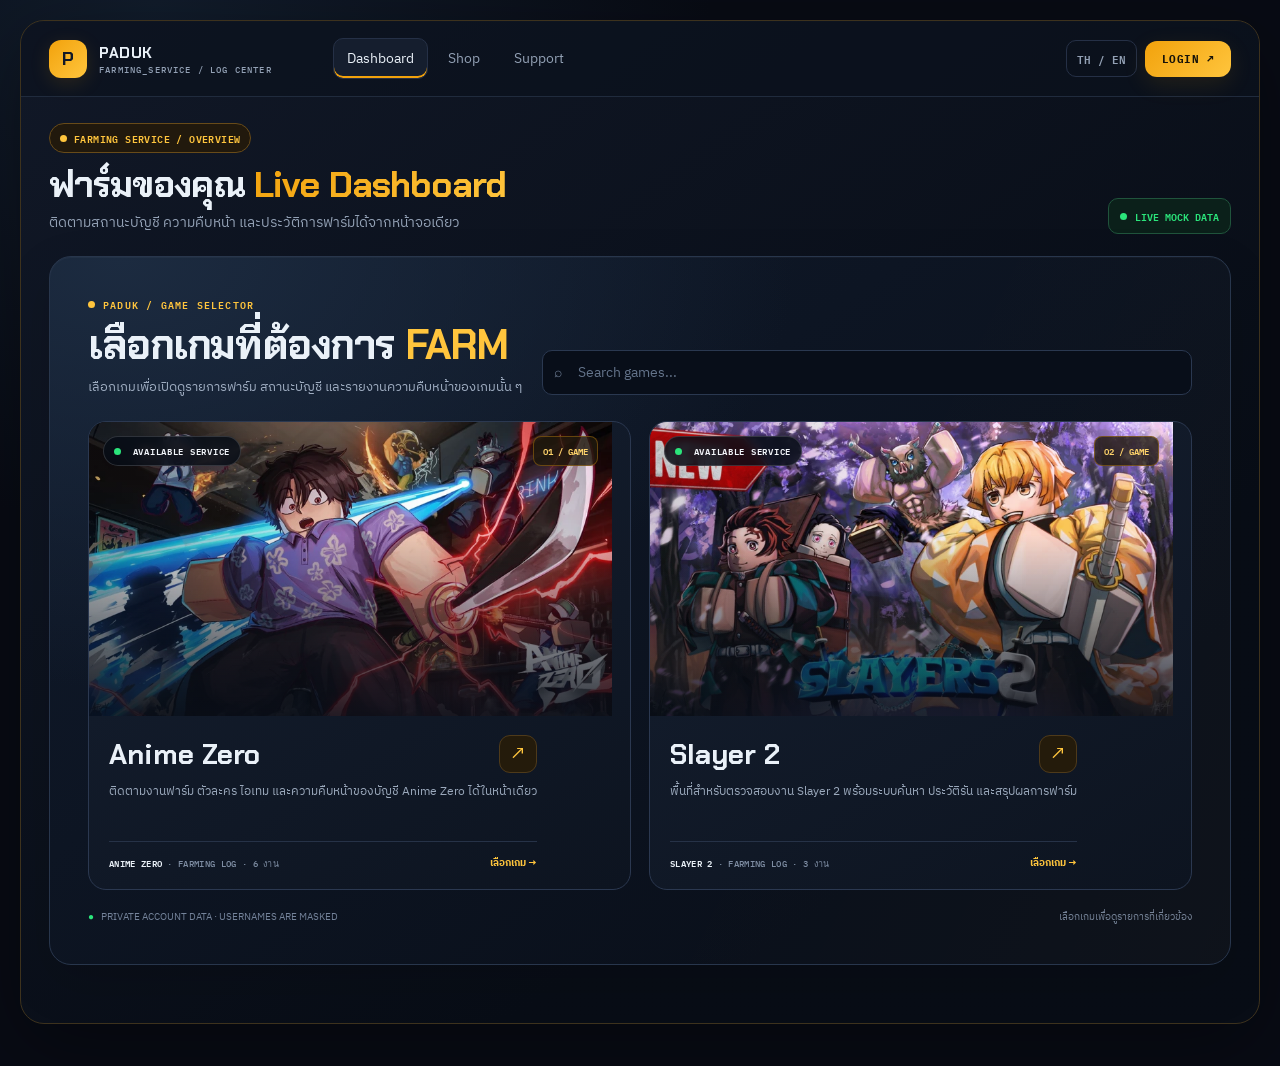
<file: index.html>
<!DOCTYPE html>
<html lang="th">
<head>
  <meta charset="utf-8">
  <meta name="viewport" content="width=device-width, initial-scale=1">
  <meta name="theme-color" content="#080B14">
  <title>Paduk — Farming Log</title>
  <link rel="preconnect" href="https://fonts.googleapis.com">
  <link rel="preconnect" href="https://fonts.gstatic.com" crossorigin>
  <link href="https://fonts.googleapis.com/css2?family=Chakra+Petch:wght@600;700&family=IBM+Plex+Mono:wght@400;500;600&family=IBM+Plex+Sans+Thai:wght@400;500;600;700&display=swap" rel="stylesheet">
  <link rel="stylesheet" href="assets/styles.css">
</head>
<body>

<div class="shell">

  <header class="topbar" id="topbar">
    <div class="brand">
      <div class="brand-mark">P</div>
      <div>
        <div class="brand-name">PADUK</div>
        <div class="brand-sub">FARMING_SERVICE / LOG CENTER</div>
      </div>
    </div>
    <nav class="navlinks" aria-label="Main navigation">
      <button class="navbtn active" data-page="dashboard">Dashboard</button>
      <button class="navbtn" data-page="shop">Shop</button>
      <button class="navbtn" data-page="support">Support</button>
    </nav>
    <div class="top-actions">
      <button class="language" id="langToggle" aria-label="Switch language">TH / EN</button>
      <button class="login-btn" id="loginBtn">LOGIN ↗</button>
    </div>
  </header>

  <main id="app">

    <!-- ============ DASHBOARD ============ -->
    <section id="dashboardPage">

      <div class="page-head">
        <div>
          <div class="eyebrow"><span class="dot pulse"></span> FARMING SERVICE / OVERVIEW</div>
          <h1 class="page-title">ฟาร์มของคุณ <span class="shine">Live Dashboard</span></h1>
          <p class="page-desc">ติดตามสถานะบัญชี ความคืบหน้า และประวัติการฟาร์มได้จากหน้าจอเดียว</p>
        </div>
        <div class="live-indicator"><span class="dot pulse"></span> <span id="liveLabel">LIVE MOCK DATA</span></div>
      </div>

      <section class="game-picker" id="gamePicker" aria-label="เลือกเกมที่ต้องการดู">
        <div class="picker-top">
          <div>
            <div class="picker-kicker"><span class="dot pulse"></span> PADUK / GAME SELECTOR</div>
            <h2 class="picker-title">เลือกเกมที่ต้องการ <span id="pickTitleWord">FARM</span></h2>
            <p class="picker-desc">เลือกเกมเพื่อเปิดดูรายการฟาร์ม สถานะบัญชี และรายงานความคืบหน้าของเกมนั้น ๆ</p>
          </div>
          <div class="search-wrap picker-search"><span class="search-icon">⌕</span><input class="field" id="gameSearch" placeholder="Search games..." aria-label="ค้นหาเกม"></div>
        </div>
        <div class="game-cards" id="gameCards"></div>
        <div class="picker-bottom">
          <span class="secure-note"><span>●</span> PRIVATE ACCOUNT DATA · USERNAMES ARE MASKED</span>
          <span>เลือกเกมเพื่อดูรายการที่เกี่ยวข้อง</span>
        </div>
      </section>

      <div id="dashboardWorkspace" class="hidden">
        <div class="workspace-topline">
          <div class="selected-game-label"><span class="mini-game-mark">◈</span><span id="selectedGameName">Anime Zero</span><span class="mini-chip status-done">GAME LOG</span></div>
          <button class="change-game-btn" id="changeGame">← เปลี่ยนเกม</button>
        </div>

        <div class="stats-grid" id="statsGrid"></div>

        <div class="toolbar">
          <div class="search-wrap"><span class="search-icon">⌕</span><input class="field" id="accountSearch" placeholder="ค้นหางาน / ลูกค้า..." aria-label="ค้นหางาน"></div>
          <select class="field select-field" id="statusFilter" aria-label="กรองสถานะ"><option value="all">ทุกสถานะ</option><option value="FARMING">Farming</option><option value="PENDING">Pending</option><option value="DONE">Completed</option><option value="CANCEL">Cancel</option></select>
          <div class="view-switch"><button id="gridView" class="active" aria-label="Grid view">▦</button><button id="listView" aria-label="List view">☷</button></div>
          <div class="updated">อัปเดตล่าสุด <span class="mono" id="lastUpdated">—</span></div>
        </div>

        <div id="accountsList"></div>
        <div class="footer-note"><span>PADUK / FARMING_SERVICE</span><span id="dataNote">MOCK DATA · AUTO REFRESH 15S</span></div>
      </div>

    </section>

    <!-- ============ DETAIL (ตัวละคร/วัสดุ) ============ -->
    <section id="detailPage" class="hidden">
      <div class="page-head">
        <div>
          <div class="eyebrow">BATTLE MONITOR / CHARACTER LOG</div>
          <h1 class="page-title" id="detailTitle">Farm <span class="shine">Session Detail</span></h1>
          <p class="page-desc">ข้อมูลรอบฟาร์ม สถานะในเกม ตัวละคร และวัสดุที่เกี่ยวข้อง</p>
        </div>
        <button class="change-game-btn" id="backFromDetail">← Dashboard</button>
      </div>
      <div class="detail-body" id="detailBody"></div>
    </section>

    <!-- ============ SHOP ============ -->
    <section id="shopPage" class="hidden">
      <div class="page-head">
        <div>
          <div class="eyebrow">SERVICE CATALOG / MOCK</div>
          <h1 class="page-title">เลือกบริการ <span class="shine">Shop</span></h1>
          <p class="page-desc">ตัวอย่างหน้าแคตตาล็อกสำหรับบริการฟาร์ม — ข้อมูลจำลองสำหรับออกแบบ UI</p>
        </div>
      </div>
      <div class="accounts-grid">
        <article class="panel" style="padding:20px">
          <div class="eyebrow">STARTER</div>
          <h2 class="display" style="margin:12px 0 4px">ฟาร์มทุกวัน 1 วัน</h2>
          <p class="muted">Anime Zero · ติดตามผลผ่านหน้า log</p>
          <div class="currency-value gold" style="margin:14px 0">CUSTOM</div>
          <button class="primary-btn" data-page="support">สอบถามบริการ →</button>
        </article>
        <article class="panel" style="padding:20px">
          <div class="eyebrow">ADVANCED</div>
          <h2 class="display" style="margin:12px 0 4px">ฟาร์มตามเป้าหมาย</h2>
          <p class="muted">เลือกเป้าหมายและติดตามสถิติการทำงาน</p>
          <div class="currency-value cyan" style="margin:14px 0">CUSTOM</div>
          <button class="primary-btn" data-page="support">สอบถามบริการ →</button>
        </article>
        <article class="panel" style="padding:20px">
          <div class="eyebrow">SUPPORT</div>
          <h2 class="display" style="margin:12px 0 4px">รายงานและติดตามงาน</h2>
          <p class="muted">รับรายงานความคืบหน้าและแจ้งปัญหาผ่าน Ticket</p>
          <div class="currency-value green" style="margin:14px 0">INCLUDED</div>
          <button class="primary-btn" data-page="support">ไปหน้า Support →</button>
        </article>
      </div>
    </section>

    <!-- ============ SUPPORT ============ -->
    <section id="supportPage" class="hidden">
      <div class="page-head">
        <div>
          <div class="eyebrow">HELP CENTER / TICKET</div>
          <h1 class="page-title">ต้องการความช่วยเหลือ <span class="shine">Support</span></h1>
          <p class="page-desc">หากสถานะไม่อัปเดตหรือพบปัญหา กรุณาส่งรายงานพร้อมรหัสงาน</p>
        </div>
      </div>
      <div class="panel" style="padding:20px;max-width:720px">
        <label class="muted" for="ticketOrder">รหัสงาน</label>
        <input class="field" id="ticketOrder" value="AZ-999" style="margin:6px 0 14px">
        <label class="muted" for="ticketMessage">รายละเอียด</label>
        <textarea class="field" id="ticketMessage" rows="4" placeholder="อธิบายปัญหาที่พบ..." style="margin:6px 0 14px;resize:vertical"></textarea>
        <button class="primary-btn" id="sendTicket">ส่งคำขอรายงาน →</button>
      </div>
    </section>

  </main>
</div>

<div id="toastHost" aria-live="polite"></div>
<div id="modalHost"></div>

<!-- URL ของ Firebase Realtime DB (เช่น "https://xxx-default-rtdb.firebaseio.com")
     ตั้ง Rules .read: true เพื่อให้เว็บอ่านได้ — เว้นว่าง = ใช้ mock.json
     (การเขียนทำผ่าน Vercel /api/* ซึ่งใช้ secret ใน env ไม่เปิดเผย) -->
<script>
  window.FIREBASE_URL = ""; // เช่น "https://your-project-default-rtdb.firebaseio.com"
</script>
<script src="assets/app.js"></script>
</body>
</html>
</file>
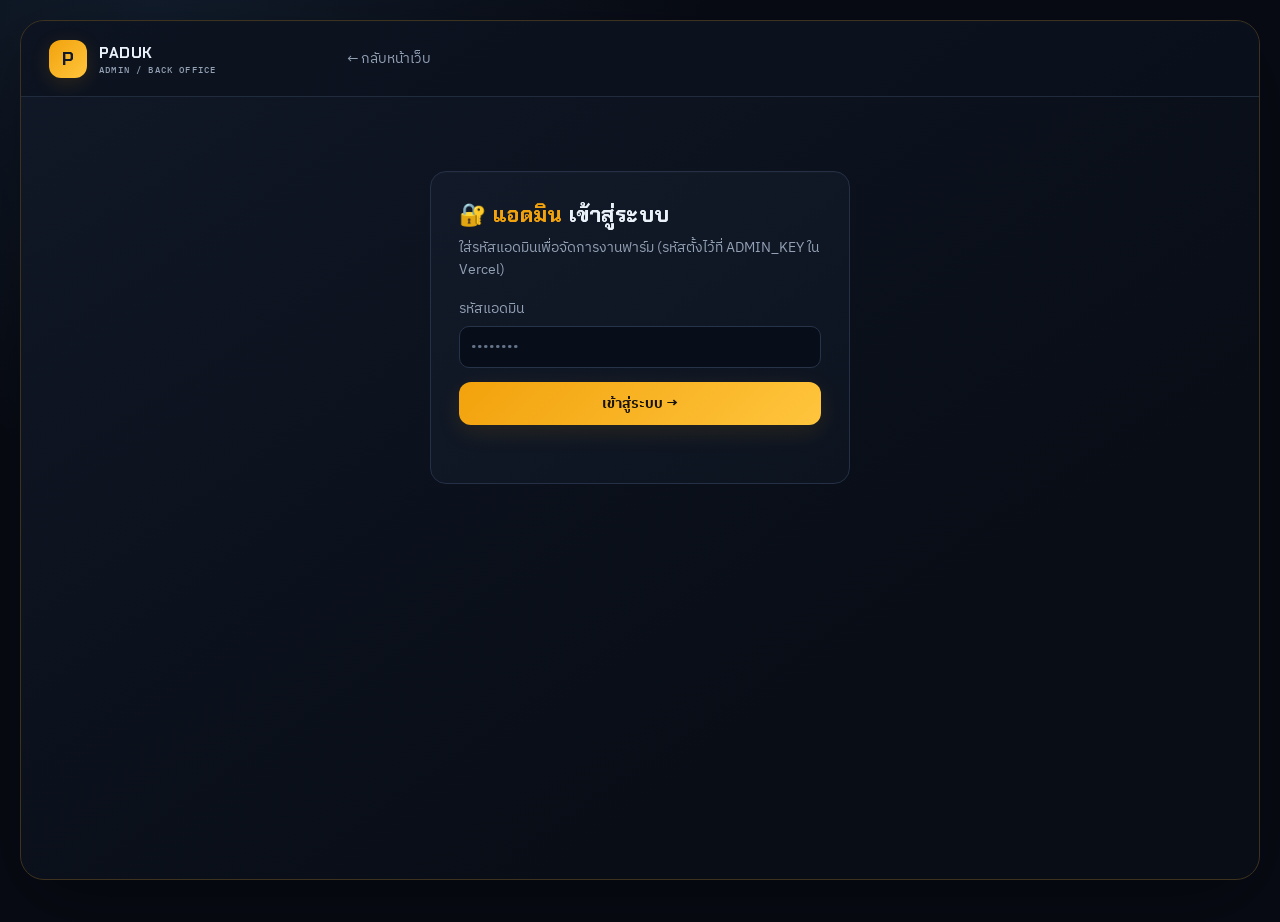
<file: admin.html>
<!DOCTYPE html>
<html lang="th">
<head>
  <meta charset="utf-8">
  <meta name="viewport" content="width=device-width, initial-scale=1">
  <meta name="theme-color" content="#080B14">
  <meta name="robots" content="noindex">
  <title>Paduk — Admin</title>
  <link rel="preconnect" href="https://fonts.googleapis.com">
  <link rel="preconnect" href="https://fonts.gstatic.com" crossorigin>
  <link href="https://fonts.googleapis.com/css2?family=Chakra+Petch:wght@600;700&family=IBM+Plex+Mono:wght@400;500;600&family=IBM+Plex+Sans+Thai:wght@400;500;600;700&display=swap" rel="stylesheet">
  <link rel="stylesheet" href="assets/styles.css">
  <style>
    .login-wrap{max-width:420px;margin:48px auto;padding:28px}
    .admin-head{display:flex;align-items:center;justify-content:space-between;gap:10px;margin-bottom:14px;flex-wrap:wrap}
    .admin-title{font:700 22px var(--display);letter-spacing:.4px}
    .admin-title span{color:var(--gold)}
    .danger-btn{border:1px solid #6b2737;background:#2a1220;color:#ff8fa3;border-radius:10px;padding:7px 12px;font:600 13px var(--body);cursor:pointer}
    .danger-btn:hover{background:#3a1626;color:#ffb3c2}
    .ok-btn{border:1px solid #1d5a37;background:#0f2a1c;color:#7dedaa;border-radius:10px;padding:7px 12px;font:600 13px var(--body);cursor:pointer}
    .ok-btn:hover{background:#153a27}
    .admin-grid{display:grid;grid-template-columns:repeat(auto-fill,minmax(320px,1fr));gap:12px}
    .admin-card{border:1px solid var(--line);border-radius:14px;background:linear-gradient(145deg,#121a2b,#0e1524);padding:14px;display:flex;flex-direction:column;gap:10px}
    .admin-card .row{display:flex;align-items:center;justify-content:space-between;gap:8px;flex-wrap:wrap}
    .admin-card .name{font:700 16px var(--display);color:var(--text)}
    .admin-card .sub{font:400 12.5px var(--body);color:var(--muted)}
    .btn-row{display:flex;gap:6px;flex-wrap:wrap}
    .btn-row select{min-height:32px;border:1px solid #263349;background:#080e19;color:var(--text);border-radius:8px;padding:4px 8px;font:500 12.5px var(--body)}
    .sect{margin:26px 0 10px;font:700 15px var(--display);color:var(--gold);letter-spacing:.6px}
    .sect small{color:var(--muted);font-weight:400;margin-left:8px}
    .history-item{display:flex;align-items:center;gap:10px;padding:8px 10px;border:1px solid var(--line);border-radius:10px;margin-bottom:6px;background:#0d1421}
    .history-item .h-main{flex:1;min-width:0}
    .history-item .h-title{font:600 13.5px var(--body)}
    .history-item .h-sub{font:400 12px var(--body);color:var(--muted)}
    .online-dot{display:inline-block;width:8px;height:8px;border-radius:50%;background:var(--green);margin-right:6px;box-shadow:0 0 8px var(--green)}
    .offline-dot{display:inline-block;width:8px;height:8px;border-radius:50%;background:#5b6780;margin-right:6px}
  </style>
</head>
<body>

<div class="shell">
  <header class="topbar" id="topbar">
    <div class="brand">
      <div class="brand-mark">P</div>
      <div>
        <div class="brand-name">PADUK</div>
        <div class="brand-sub">ADMIN / BACK OFFICE</div>
      </div>
    </div>
    <nav class="navlinks" aria-label="Main navigation">
      <a class="navbtn" href="index.html" style="text-decoration:none">← กลับหน้าเว็บ</a>
    </nav>
    <div class="top-actions">
      <button class="login-btn" id="logoutBtn" style="display:none">LOGOUT</button>
    </div>
  </header>

  <main id="app">

    <!-- ============ LOGIN ============ -->
    <section id="loginPage">
      <div class="panel login-wrap">
        <div class="admin-title">🔐 <span>แอดมิน</span> เข้าสู่ระบบ</div>
        <p class="muted" style="margin:8px 0 18px">ใส่รหัสแอดมินเพื่อจัดการงานฟาร์ม (รหัสตั้งไว้ที่ ADMIN_KEY ใน Vercel)</p>
        <label class="muted" for="keyInput">รหัสแอดมิน</label>
        <input class="field" id="keyInput" type="password" placeholder="••••••••" style="margin:6px 0 14px">
        <button class="primary-btn" id="loginSubmit" style="width:100%">เข้าสู่ระบบ →</button>
        <div id="loginMsg" class="muted" style="margin-top:12px;min-height:18px"></div>
      </div>
    </section>

    <!-- ============ ADMIN PANEL ============ -->
    <section id="adminPage" class="hidden">
      <div class="page-head">
        <div>
          <div class="eyebrow"><span class="dot pulse"></span> BACK OFFICE / MANAGEMENT</div>
          <h1 class="page-title">หลังบ้าน <span class="shine">จัดการงาน</span></h1>
          <p class="page-desc">ลบงาน แก้สถานะ ลบบัญชี และจัดการประวัติการฟาร์มทั้งหมด</p>
        </div>
        <div class="live-indicator"><span class="dot pulse"></span> <span id="adminLiveLabel">ADMIN</span></div>
      </div>

      <div id="adminMsg" style="min-height:20px;margin-bottom:8px"></div>

      <div class="toolbar">
        <div class="search-wrap"><span class="search-icon">⌕</span><input class="field" id="adminSearch" placeholder="ค้นหางาน / ลูกค้า..."></div>
        <button class="primary-btn" id="refreshBtn">↻ รีเฟรช</button>
      </div>

      <div class="sect">งานฟาร์ม <small id="orderCount"></small></div>
      <div class="admin-grid" id="orderList"></div>

      <div class="sect">บัญชีในเกม (farming log) <small id="accountCount"></small></div>
      <div class="admin-grid" id="accountList"></div>
    </section>

  </main>
</div>

<div id="toastHost" aria-live="polite"></div>
<div id="modalHost"></div>
<div id="historyModal" class="hidden" style="position:fixed;inset:0;background:rgba(4,7,14,.78);z-index:60;display:none;align-items:center;justify-content:center;padding:20px">
  <div class="panel" style="width:min(680px,100%);max-height:82vh;overflow:auto;padding:20px">
    <div class="admin-head">
      <div class="admin-title" id="historyTitle">ประวัติ</div>
      <button class="danger-btn" id="historyClose">✕ ปิด</button>
    </div>
    <div id="historyList"></div>
  </div>
</div>

<script src="assets/admin.js"></script>
</body>
</html>
</file>
<file: assets/styles.css>
/* ============================================================
   Paduk — Farming Log
   ธีมดั้งเดิมจากไฟล์ต้นฉบับ (ไฟล์แมว.txt)
   พื้นเข้มน้ำเงิน + เส้นทอง + Chakra Petch / IBM Plex Sans Thai
   ============================================================ */

:root{
  --bg:#080B14;
  --bg2:#0D1220;
  --panel:#111827;
  --panel2:#151D2E;
  --line:#253046;
  --gold:#F2A20C;
  --gold2:#FFC53D;
  --cyan:#35C8F5;
  --green:#2BE57B;
  --red:#FF5C5C;
  --magenta:#D94BE0;
  --text:#EAF1F8;
  --muted:#93A1B5;
  --mono:"JetBrains Mono","IBM Plex Mono",monospace;
  --display:"Chakra Petch","IBM Plex Sans Thai",sans-serif;
  --body:"IBM Plex Sans Thai",sans-serif;
  --radius:18px;

  /* rarity (ตรงกับ RarityBox ในเกม) */
  --common-1:#ffffff;    --common-2:#dcdcdc;
  --epic-1:#5457ff;      --epic-2:#60a0ff;
  --legendary-1:#a742ff; --legendary-2:#f587ff;
  --mythic-1:#ff7e4b;    --mythic-2:#ffe83e;
  --arcane-1:#ff7e4b;    --arcane-2:#ff4144;
  --zenless-1:#859bff;   --zenless-2:#6d49ff;
}

*{box-sizing:border-box}
html{scroll-behavior:smooth}
body{
  margin:0;
  background:radial-gradient(ellipse at 12% 0%,#111c2b 0,transparent 35%),var(--bg);
  color:var(--text);
  font-family:var(--body);
  font-size:14px;
  line-height:1.55;
}
button,input,select{font:inherit}
button{cursor:pointer}
button:focus-visible,input:focus-visible,select:focus-visible{outline:2px solid var(--gold2);outline-offset:2px}
button:disabled{opacity:.45;cursor:not-allowed}
.mono{font-family:var(--mono);font-variant-numeric:tabular-nums}
.display{font-family:var(--display)}
.muted{color:var(--muted)}
.gold{color:var(--gold2)}
.cyan{color:var(--cyan)}
.green{color:var(--green)}
.red{color:var(--red)}
.magenta{color:var(--magenta)}
.hidden{display:none!important}

.shell{
  width:min(1500px,calc(100% - 40px));
  margin:20px auto 42px;
  border:1px solid #3d321d;
  border-radius:24px;
  background:linear-gradient(145deg,rgba(17,24,39,.97),rgba(8,13,22,.98) 72%);
  box-shadow:0 22px 80px #0005,inset 0 1px 0 #ffffff05;
  min-height:calc(100vh - 40px);
  overflow:hidden;
}

/* ============================ topbar ============================ */
.topbar{
  height:76px;padding:0 28px;
  display:flex;align-items:center;gap:24px;
  border-bottom:1px solid #202b3d;background:#0b111d9c;
}
.brand{display:flex;align-items:center;gap:12px;min-width:260px}
.brand-mark{
  height:38px;width:38px;border-radius:12px;
  background:linear-gradient(135deg,var(--gold),var(--gold2));
  color:#111827;display:grid;place-items:center;
  font:700 18px var(--display);box-shadow:0 5px 20px #f2a20c22;
}
.brand-name{font:700 15px var(--display);letter-spacing:.04em}
.brand-sub{font:500 9px var(--mono);letter-spacing:.13em;color:var(--muted);margin-top:1px}
.navlinks{display:flex;gap:6px;align-items:center;flex:1}
.navbtn,.language,.ghost-btn,.icon-btn{
  border:1px solid transparent;color:var(--muted);background:transparent;
  border-radius:10px;padding:9px 13px;transition:.18s;
}
.navbtn:hover,.navbtn.active{color:var(--text);background:#151e2e;border-color:var(--line)}
.navbtn.active{box-shadow:inset 0 -2px var(--gold)}
.top-actions{display:flex;align-items:center;gap:8px}
.language{border-color:var(--line);font:600 11px var(--mono);padding:8px 10px}
.language.active{color:var(--gold2);border-color:#70511a}
.login-btn,.primary-btn{
  border:0;border-radius:12px;background:linear-gradient(135deg,var(--gold),var(--gold2));
  color:#17130a;font-weight:700;padding:11px 17px;box-shadow:0 7px 24px #f2a20c1c;
  transition:transform .18s,filter .18s;
}
.login-btn:hover,.primary-btn:hover{transform:translateY(-1px);filter:brightness(1.05)}
.login-btn{font:700 11px var(--mono);letter-spacing:.04em}

main{padding:26px 28px 34px}

/* ============================ page-head ============================ */
.page-head{
  display:flex;justify-content:space-between;align-items:flex-end;gap:18px;
  margin-bottom:22px;
}
.eyebrow{
  display:inline-flex;align-items:center;gap:7px;padding:5px 10px;
  border-radius:999px;border:1px solid #684b19;background:#21190d;
  color:var(--gold2);font:600 10px var(--mono);letter-spacing:.04em;text-transform:uppercase;
}
.page-title{font:700 clamp(25px,3vw,36px)/1.12 var(--display);margin:12px 0 7px;letter-spacing:-.025em}
.page-title .shine{
  background:linear-gradient(135deg,var(--gold),var(--gold2));
  -webkit-background-clip:text;background-clip:text;color:transparent;
}
.page-desc{margin:0;color:var(--muted);max-width:720px}
.live-indicator{
  display:inline-flex;align-items:center;gap:8px;
  border:1px solid #20543c;background:#0b201a;color:var(--green);
  padding:8px 11px;border-radius:10px;font:600 10px var(--mono);white-space:nowrap;
}
.dot{width:7px;height:7px;background:currentColor;border-radius:50%;display:inline-block}
.pulse{animation:pulse 1.6s infinite}
@keyframes pulse{0%,100%{opacity:1;box-shadow:0 0 0 0 currentColor}50%{opacity:.6;box-shadow:0 0 0 4px transparent}}


/* ===== game picker / premium service launcher ===== */
.game-picker{
  position:relative;overflow:hidden;margin:2px 0 24px;
  padding:clamp(20px,3.2vw,38px);
  border:1px solid #28364c;border-radius:22px;
  background:radial-gradient(ellipse at 6% 0%,#1c2b40 0,transparent 43%),linear-gradient(145deg,#101a2b,#0a101b 78%);
  box-shadow:inset 0 1px #ffffff08,0 18px 50px #0002;
}
.game-picker:before{content:"";position:absolute;inset:0;pointer-events:none;background:linear-gradient(115deg,transparent 0 60%,#f2a20c05 100%)}
.picker-top{position:relative;display:flex;justify-content:space-between;align-items:flex-end;gap:20px;margin-bottom:24px}
.picker-kicker{display:flex;align-items:center;gap:8px;color:var(--gold2);font:600 10px var(--mono);letter-spacing:.12em;text-transform:uppercase}
.picker-title{font:700 clamp(28px,3.2vw,43px)/1.12 var(--display);margin:10px 0 8px;letter-spacing:-.035em}
.picker-title span{color:var(--gold2)}
.picker-desc{max-width:660px;color:#9eacc0;margin:0;font-size:13px}
.picker-search{position:relative;flex:0 0 min(320px,100%);margin-bottom:2px}
.picker-search .field{min-height:45px;padding-left:40px;background:#080e19;border-color:#2a3850}
.picker-search .search-icon{left:14px}
.game-cards{position:relative;display:grid;grid-template-columns:repeat(2,minmax(0,1fr));gap:18px}
.game-select-card{
  position:relative;display:flex;flex-direction:column;min-width:0;overflow:hidden;
  text-align:left;padding:0;border:1px solid #2b3850;border-radius:18px;
  background:linear-gradient(150deg,#151f30,#0d1420);color:var(--text);
  transition:transform .22s,border-color .22s,box-shadow .22s;isolation:isolate;
}
.game-select-card:hover{transform:translateY(-4px);border-color:#8b641f;box-shadow:0 16px 42px #0005,0 0 0 1px #f2a20c1c}
.game-cover{position:relative;height:clamp(190px,23vw,300px);overflow:hidden;background:#090e18}
.game-cover:after{content:"";position:absolute;inset:0;background:linear-gradient(180deg,#070b1400 38%,#080d17dd 100%),linear-gradient(90deg,#080d1730,transparent 65%)}
.game-cover img{width:100%;height:100%;display:block;object-fit:cover;transition:transform .45s;filter:saturate(.9)}
.game-select-card:hover .game-cover img{transform:scale(1.035)}
.game-tag{
  position:absolute;z-index:1;top:14px;left:14px;padding:6px 10px;
  border:1px solid #ffffff26;border-radius:999px;background:#080d17d9;
  color:#f3f6fb;font:600 9px var(--mono);letter-spacing:.08em;backdrop-filter:blur(4px);
}
.game-tag .dot{margin-right:6px;color:var(--green)}
.game-cover-count{
  position:absolute;z-index:1;right:14px;top:14px;padding:6px 9px;
  border:1px solid #f2a20c55;border-radius:8px;background:#21190dcc;
  color:#ffd46b;font:600 9px var(--mono);
}
.game-card-body{padding:19px 20px 18px}
.game-card-heading{display:flex;align-items:center;justify-content:space-between;gap:14px}
.game-card-title{font:700 clamp(21px,2.2vw,28px)/1.2 var(--display);margin:0}
.game-card-arrow{
  display:grid;place-items:center;width:38px;height:38px;flex:none;
  border:1px solid #4e3a1a;border-radius:11px;background:#241b0b;
  color:var(--gold2);font-size:20px;transition:background .2s,transform .2s;
}
.game-select-card:hover .game-card-arrow{background:linear-gradient(135deg,var(--gold),var(--gold2));color:#111827;transform:translateX(2px)}
.game-card-desc{margin:9px 0 17px;color:#9ba9bc;line-height:1.7;font-size:12px;min-height:42px}
.game-card-foot{
  display:flex;justify-content:space-between;align-items:center;gap:10px;
  padding-top:13px;border-top:1px solid #263247;color:#7f8ea4;
  font:500 9px var(--mono);letter-spacing:.035em;
}
.game-card-foot strong{color:#eaf1f8;font-weight:600}
.game-card-foot .choose-label{color:var(--gold2);font:700 10px var(--body);letter-spacing:0}
.picker-bottom{
  display:flex;align-items:center;justify-content:space-between;gap:12px;
  margin-top:20px;color:#74839a;font-size:10px;
}
.picker-bottom .secure-note{display:flex;align-items:center;gap:7px}
.picker-bottom .secure-note span{color:var(--green)}

/* ===== workspace ===== */
.workspace-topline{display:flex;align-items:center;justify-content:space-between;gap:12px;margin:2px 0 16px}
.selected-game-label{display:flex;align-items:center;gap:9px;font:700 17px var(--display)}
.selected-game-label .mini-game-mark{
  display:grid;place-items:center;width:30px;height:30px;border:1px solid #62491c;
  background:#241b0b;color:var(--gold2);border-radius:9px;font-size:13px;
}
.change-game-btn{border:1px solid #344158;background:#111a29;color:#c3cfdf;padding:8px 12px;border-radius:10px;font-size:11px}
.change-game-btn:hover{border-color:#8b641f;color:var(--gold2)}

/* ===== stats ===== */
.stats-grid{display:grid;grid-template-columns:repeat(5,minmax(0,1fr));gap:12px;margin-bottom:20px}
.stat-card{
  position:relative;padding:16px 17px;border:1px solid var(--line);border-radius:16px;
  background:linear-gradient(145deg,#141d2d,#0e1522);min-height:106px;overflow:hidden;
  box-shadow:inset 0 1px #ffffff05;
}
.stat-card.farming-stat{border-color:#236745;box-shadow:inset 0 0 0 1px #2be57b08}
.stat-label{font-size:11px;color:var(--muted);font-weight:600;letter-spacing:.02em}
.stat-number{font:600 29px/1.35 var(--mono);letter-spacing:-.05em;margin-top:5px}
.stat-icon{position:absolute;right:15px;top:15px;font-size:19px;color:#65758e;opacity:.8}
.stat-foot{font:500 9px var(--mono);color:#66768d;margin-top:2px}

/* ===== toolbar ===== */
.toolbar{display:flex;gap:9px;align-items:center;flex-wrap:wrap;padding:12px;border:1px solid var(--line);background:#0d1421;border-radius:15px;margin-bottom:15px}
.search-wrap{position:relative;flex:1;min-width:190px}
.search-wrap .search-icon{position:absolute;left:12px;top:50%;transform:translateY(-50%);color:#72829a}
.field{width:100%;min-height:39px;border:1px solid #263349;background:#080e19;color:var(--text);border-radius:10px;padding:9px 11px;outline:none}
.search-wrap .field{padding-left:35px}
.field::placeholder{color:#64748b}
.field:focus{border-color:#a9781d}
.select-field{min-width:135px;max-width:190px}
.view-switch{display:flex;border:1px solid var(--line);padding:3px;border-radius:10px;background:#080e19}

/* ===== accounts (orders) grid ===== */
.accounts-grid{display:grid;grid-template-columns:repeat(3,minmax(0,1fr));gap:13px}
.account-card{
  position:relative;border:1px solid var(--line);border-radius:16px;
  background:linear-gradient(155deg,#141d2c,#0e1521);padding:16px;min-width:0;
  text-align:left;color:var(--text);cursor:pointer;
  transition:border-color .18s,background .18s,transform .18s;
  box-shadow:inset 0 1px #ffffff04;display:flex;flex-direction:column;
}
.account-card:hover{border-color:#52617a;background:linear-gradient(155deg,#192438,#101827);transform:translateY(-2px)}
.account-card.stale{opacity:.4;filter:saturate(.6)}
.account-top{display:flex;align-items:center;justify-content:space-between;gap:8px;margin-bottom:14px}
.status-chip,.mini-chip{
  display:inline-flex;align-items:center;gap:6px;border:1px solid currentColor;
  border-radius:999px;padding:4px 8px;font:600 9px var(--mono);
  letter-spacing:.025em;white-space:nowrap;
}
.status-farming{color:var(--green);background:#0a2419;border-color:#205b3d}
.status-pending{color:var(--gold2);background:#241c0b;border-color:#6c4e18}
.status-done{color:var(--cyan);background:#0b202a;border-color:#20536a}
.status-cancel{color:var(--red);background:#281317;border-color:#6a2830}
.issue-mark{color:var(--gold2);font-weight:700;border:1px solid #8b641f;background:#281e0b;width:24px;height:24px;display:grid;place-items:center;border-radius:8px}
.account-identity{display:flex;align-items:center;gap:12px;min-width:0}
.avatar{
  flex:none;display:grid;place-items:center;font:700 22px var(--display);color:#f9d887;
  border:1px solid #6b5327;background:linear-gradient(145deg,#3b2d1b,#142b39 60%,#1b2141);
  border-radius:13px;width:58px;height:58px;box-shadow:inset 0 1px #ffffff12;
}
.avatar.large{width:88px;height:88px;border-radius:19px;font-size:31px}
.account-name{font:600 17px var(--mono);letter-spacing:-.04em;white-space:nowrap}
.account-sub{font-size:11px;color:var(--muted);margin-top:3px}
.game-row{display:flex;gap:8px;align-items:center;margin:14px 0 10px;color:#cdd7e5;font-size:12px}
.game-icon{width:24px;height:24px;display:grid;place-items:center;border-radius:7px;background:#1b2b40;color:var(--cyan);font-size:12px}
.package-row{
  display:flex;align-items:center;gap:8px;color:var(--gold2);font-weight:600;font-size:11px;
  background:#211b10;border:1px solid #4e3a1a;padding:8px 9px;border-radius:9px;
}
.progress-head{display:flex;justify-content:space-between;gap:8px;margin:14px 0 7px;color:var(--muted);font:500 9px var(--mono);letter-spacing:.04em}
.progress-head strong{color:var(--text);font-size:11px}
.progress-wrap{flex:none}
.progress-track{height:6px;border-radius:999px;background:#202a3b;overflow:hidden}
.progress-fill{height:100%;border-radius:999px;background:linear-gradient(90deg,var(--green),var(--cyan));transition:width .35s}
.currency-value{font:700 22px var(--mono);letter-spacing:-.02em}
.currency-value.gold{color:var(--gold2)}
.currency-value.cyan{color:var(--cyan)}
.currency-value.green{color:var(--green)}
.account-footer{margin-top:auto;display:flex;justify-content:space-between;gap:8px;padding-top:12px;border-top:1px solid #1e2a3c;font:500 9px var(--mono);color:#66768d}
.account-footer .detail-link{color:var(--gold2);font-weight:600}

/* list view */
.account-list .account-card{display:flex;flex-direction:row;align-items:center;gap:18px;padding:13px 16px;flex-wrap:wrap}
.account-list .account-card>*{flex:1 1 auto}
.account-list .account-body{flex:1 1 220px}
.account-list .account-card .progress-wrap{min-width:140px;max-width:220px;flex:0 1 200px}
.account-list .account-card .account-footer{border:0;margin:0;padding:0}
.account-list .account-card .account-identity{flex:1 1 200px}

.view-switch button{border:0;border-radius:7px;background:transparent;color:var(--muted);padding:7px 10px}
.view-switch button.active{background:#202b3e;color:var(--gold2)}
.updated{margin-left:auto;color:var(--muted);font-size:11px;white-space:nowrap}
.updated .mono{color:#c6d0df}

/* ===== panel / misc ===== */
.panel{border:1px solid var(--line);border-radius:16px;background:linear-gradient(145deg,#121a29,#0d1420);box-shadow:inset 0 1px #ffffff04}
.section-title{font:700 17px var(--display);margin:0}
.section-sub{font-size:11px;color:var(--muted);margin-top:3px}
.section-head{display:flex;justify-content:space-between;align-items:center;gap:14px;margin-bottom:13px}

/* ===== detail body ===== */
.detail-body{display:grid;grid-template-columns:320px minmax(0,1fr);gap:17px;align-items:start}
.detail-rail{position:sticky;top:14px;padding:16px;display:flex;flex-direction:column;gap:13px}
.rail-top{display:flex;justify-content:space-between;align-items:center;gap:8px}
.rail-profile{display:flex;align-items:center;gap:13px}
.rail-profile .account-name{font-size:19px}
.rail-meta{font:500 10px var(--mono);color:var(--muted);margin-top:5px}
.package-panel{padding:12px;background:#0b111d;border:1px solid var(--line);border-radius:12px}
.package-panel .label{font:500 9px var(--mono);color:var(--muted);letter-spacing:.08em}
.package-panel .package-title{font-weight:700;margin-top:5px}
.package-panel .package-game{color:var(--muted);font-size:11px;margin-top:2px}
.mini-stats{display:grid;grid-template-columns:repeat(3,1fr);gap:7px}
.mini-stat{border:1px solid var(--line);background:#0b111d;border-radius:10px;padding:9px 7px;min-width:0}
.mini-stat label{display:block;font-size:9px;color:var(--muted)}
.mini-stat strong{display:block;font:600 14px var(--mono);margin-top:4px}
.tiny-note{font-size:10px;color:var(--muted);background:#0b111d;border:1px solid #202a3b;border-radius:9px;padding:9px 10px}
.detail-main{min-width:0;display:flex;flex-direction:column;gap:14px}
.game-header{padding:19px;display:flex;align-items:center;justify-content:space-between;gap:18px}
.game-header-left{min-width:0}
.ingame{font:600 10px var(--mono);color:var(--green);display:flex;align-items:center;gap:7px}
.map-title{font:700 34px/1.1 var(--display);margin:8px 0}
.map-chips{display:flex;gap:6px;flex-wrap:wrap}
.map-chips span{font:500 10px var(--mono);padding:4px 8px;border:1px solid var(--line);border-radius:7px;color:#bac6d7;background:#0b1220}
.game-numbers{display:flex;gap:18px;flex:none}
.game-number label{display:block;font:500 9px var(--mono);color:var(--muted);letter-spacing:.08em}
.game-number strong{font:600 28px var(--mono);display:block;line-height:1.35}

/* ===== detail tabs ===== */
.detail-tabs{display:flex;gap:7px;overflow-x:auto;padding:5px 2px 9px;scrollbar-width:thin}
.detail-tab{
  flex:none;border:1px solid var(--line);background:#0e1522;color:var(--muted);
  border-radius:10px;padding:10px 12px;font-size:11px;white-space:nowrap;transition:.18s;
}
.detail-tab span{font:600 10px var(--mono);margin-left:5px;color:#78879d}
.detail-tab.active{background:#29200f;border-color:#73531a;color:var(--gold2)}
.detail-tab.active span{color:var(--gold2)}
.tab-content{min-width:0}
/* ===== character grid (rarity) ===== */
.char-grid{display:grid;grid-template-columns:repeat(5,minmax(0,1fr));gap:9px}
.char-card{padding:11px;border:1px solid var(--line);background:#111a29;border-radius:13px;min-width:0;transition:.18s}
.char-card:hover{border-color:#53647d;transform:translateY(-2px)}
.char-card.locked{filter:grayscale(1);opacity:.48}
.char-portrait{
  height:83px;border-radius:10px;background:linear-gradient(145deg,#263c51,#192033 55%,#3d2b1d);
  border:1px solid #3a4659;display:grid;place-items:center;font:700 26px var(--display);
  color:#e7d6ac;position:relative;margin-bottom:9px;
}
.char-portrait .ult{position:absolute;right:5px;bottom:5px;background:#090e18e8;border:1px solid #354157;border-radius:5px;font:600 8px var(--mono);padding:3px 4px;color:var(--green)}
.char-name{font-weight:700;font-size:11px;white-space:nowrap;overflow:hidden;text-overflow:ellipsis}
.char-tags{display:flex;gap:4px;flex-wrap:wrap;margin:6px 0}
.char-tags span{font:500 8px var(--mono);padding:3px 5px;border-radius:5px;background:#0b1220;border:1px solid #2c394d;color:#aebbd0}
.char-level{display:flex;justify-content:space-between;color:var(--muted);font:500 9px var(--mono);margin-top:8px}
.char-xp{height:4px;background:#293449;border-radius:8px;overflow:hidden;margin-top:5px}
.char-xp span{display:block;height:100%;background:linear-gradient(90deg,var(--gold),var(--gold2))}
.trait{font-size:9px;color:var(--magenta);margin-top:8px}

/* ===== rarity gradient (ตรงกับ RarityBox ในเกม) ===== */
.rar-Common{background:linear-gradient(135deg,var(--common-1),var(--common-2))}
.rar-Epic{background:linear-gradient(135deg,var(--epic-1),var(--epic-2))}
.rar-Legendary{background:linear-gradient(135deg,var(--legendary-1),var(--legendary-2))}
.rar-Mythic{background:linear-gradient(135deg,var(--mythic-1),var(--mythic-2))}
.rar-Arcane{background:linear-gradient(135deg,var(--arcane-1),var(--arcane-2))}
.rar-Zenless{background:linear-gradient(135deg,var(--zenless-1),var(--zenless-2))}
.subsection{margin:16px 0 9px;display:flex;align-items:center;gap:8px;font:700 13px var(--display)}
.subsection:after{content:"";height:1px;flex:1;background:#253046}

/* ===== drops / materials ===== */
.drop-grid{display:grid;grid-template-columns:repeat(3,minmax(0,1fr));gap:9px}
.drop-card{padding:12px;border:1px solid var(--line);background:#111a29;border-radius:12px}
.drop-card .d-head{display:flex;justify-content:space-between;font:600 11px var(--mono)}
.drop-card .d-count{color:var(--gold2);font-weight:600;margin-top:6px}
.drop-card .game-icon{margin:0 0 8px}

/* ===== empty / error states ===== */
.empty-state,.error-state{padding:32px 18px;text-align:center;border:1px dashed #334157;border-radius:14px;color:var(--muted)}
.empty-state strong,.error-state strong{display:block;color:var(--text);font:700 16px var(--display);margin-bottom:6px}

/* ===== footer / toast ===== */
.footer-note{display:flex;justify-content:space-between;gap:12px;border-top:1px solid #202b3b;padding-top:15px;margin-top:25px;color:#65758d;font:500 9px var(--mono)}
.toast{
  position:fixed;right:22px;bottom:22px;z-index:50;max-width:min(380px,calc(100vw - 32px));
  padding:13px 16px;border:1px solid #3a4a61;border-radius:12px;background:#121c2b;
  box-shadow:0 15px 45px #0008;color:var(--text);font-size:12px;animation:toast-in .2s ease-out;
}
@keyframes toast-in{from{opacity:0;transform:translateY(8px)}to{opacity:1;transform:translateY(0)}}
/* ============================ responsive ============================ */
@media(max-width:1200px){
  .accounts-grid{grid-template-columns:repeat(2,minmax(0,1fr))}
  .char-grid{grid-template-columns:repeat(4,minmax(0,1fr))}
  .detail-body{grid-template-columns:285px minmax(0,1fr)}
  .drop-grid{grid-template-columns:repeat(2,minmax(0,1fr))}
}
@media(max-width:1020px){
  .game-cards{gap:12px}
  .game-cover{height:210px}
  .game-card-body{padding:15px}
}
@media(max-width:900px){
  .shell{width:calc(100% - 20px);margin:10px auto;border-radius:19px}
  .topbar{padding:0 16px;gap:10px}
  .brand{min-width:0}
  .brand-sub{display:none}
  .navlinks{justify-content:center}
  .navbtn{padding:8px}
  main{padding:21px 16px 28px}
  .stats-grid{grid-template-columns:repeat(3,minmax(0,1fr))}
  .detail-body{grid-template-columns:1fr}
  .detail-rail{position:relative;top:auto;display:grid;grid-template-columns:1fr 1fr;align-items:start}
  .rail-top,.rail-profile{grid-column:1/-1}
  .char-grid{grid-template-columns:repeat(3,minmax(0,1fr))}
  .drop-grid{grid-template-columns:repeat(2,minmax(0,1fr))}
  .game-numbers{flex-wrap:wrap;gap:12px}
}
@media(max-width:760px){
  .picker-top{align-items:stretch;flex-direction:column}
  .picker-search{flex-basis:auto;width:100%}
  .game-cards{grid-template-columns:1fr}
  .game-cover{height:clamp(190px,53vw,280px)}
  .game-card-desc{min-height:0}
  .picker-bottom{align-items:flex-start;flex-direction:column}
  .workspace-topline{align-items:flex-start}
  .game-card-body{padding:16px}
}
@media(max-width:600px){
  .shell{width:100%;margin:0;border-radius:0;border-left:0;border-right:0}
  .topbar{height:auto;min-height:68px;flex-wrap:wrap;padding:12px;gap:10px}
  .brand{flex:1}
  .brand-mark{width:34px;height:34px}
  .brand-name{font-size:13px}
  .navlinks{order:3;flex-basis:100%;justify-content:flex-start;overflow-x:auto}
  .top-actions{margin-left:auto}
  main{padding:19px 12px 25px}
  .page-head{align-items:flex-start;flex-direction:column;margin-bottom:17px}
  .page-title{font-size:27px}
  .live-indicator{align-self:flex-start}
  .stats-grid{grid-template-columns:repeat(2,minmax(0,1fr));gap:8px}
  .stat-card{min-height:91px;padding:12px}
  .stat-number{font-size:24px}
  .stat-icon{right:10px;top:10px;font-size:15px}
  .toolbar{padding:9px;gap:7px}
  .search-wrap{flex-basis:100%}
  .select-field{flex:1;min-width:0;max-width:none}
  .updated{margin-left:0;flex-basis:100%}
  .accounts-grid{grid-template-columns:1fr;gap:10px}
  .account-card{padding:14px}
  .detail-rail{display:flex;padding:13px}
  .rail-profile .avatar{width:70px;height:70px}
  .rail-profile .account-name{font-size:17px}
  .game-header{align-items:flex-start;flex-direction:column;padding:15px}
  .game-numbers{width:100%;justify-content:flex-start}
  .map-title{font-size:30px}
  .game-number strong{font-size:23px}
  .char-grid{grid-template-columns:repeat(2,minmax(0,1fr))}
  .drop-grid{grid-template-columns:1fr}
  .footer-note{flex-direction:column}
  .account-footer{gap:6px}
}
.char-portrait img{width:100%;height:100%;object-fit:cover;border-radius:inherit}
.online-chip{display:inline-flex;align-items:center;gap:5px;border-radius:999px;padding:3px 10px;font:600 11.5px var(--body)}
.online-chip.on{border:1px solid #1d5a37;background:#0f2a1c;color:#7dedaa}
.online-chip.off{border:1px solid #3a3f4d;background:#131a26;color:#8b97a8}
.run-item{display:flex;align-items:center;gap:10px;padding:9px 12px;border:1px solid var(--line);border-radius:11px;margin-bottom:7px;background:#0d1421}
.run-item .r-title{font:600 13.5px var(--body)}
.run-item .r-sub{font:400 12px var(--body);color:var(--muted)}
@media(prefers-reduced-motion:reduce){
  *,*:before,*:after{animation-duration:.01ms!important;animation-iteration-count:1!important;scroll-behavior:auto!important;transition:none!important}
}
</file>
